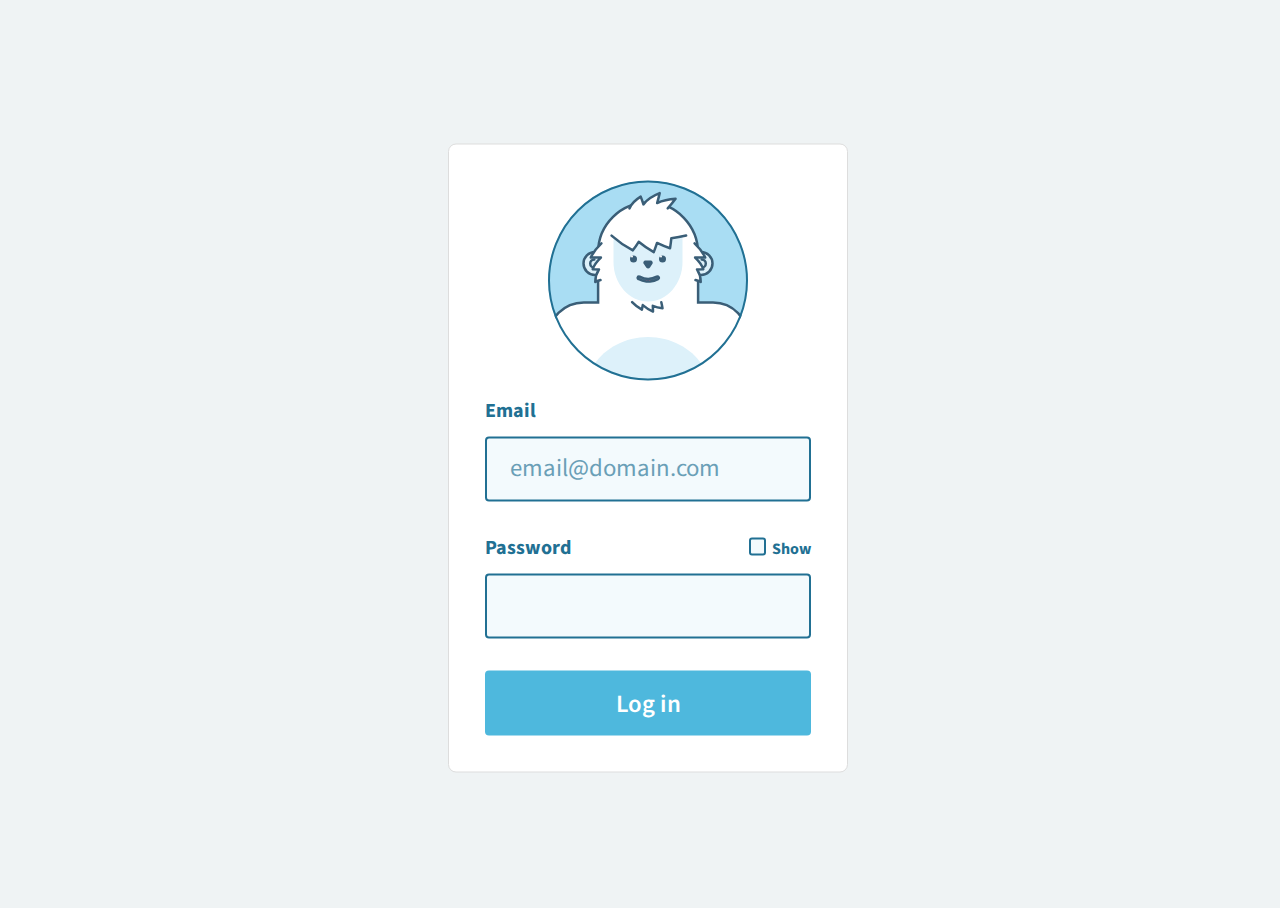
<file: bear login/index.html>
<!DOCTYPE html>
<html lang="en">
<head>
    <meta charset="UTF-8">
    <meta http-equiv="X-UA-Compatible" content="IE=edge">
    <title>Document</title>
	<link href="https://fonts.googleapis.com/css?family=Source+Sans+Pro:400,600,700" rel="stylesheet">
	<meta name="viewport" content="width=device-width, initial-scale=1">
    <link  rel="stylesheet" href="./index.css" type="text/css">
</head>
<body>
	<form>
		<div class="svgContainer">
			<div>
				<svg class="mySVG" xmlns="http://www.w3.org/2000/svg" xmlns:xlink="http://www.w3.org/1999/xlink" viewBox="0 0 200 200">
					<defs>
						<circle id="armMaskPath" cx="100" cy="100" r="100"/>	
					</defs>
					<clipPath id="armMask">
						<use xlink:href="#armMaskPath" overflow="visible"/>
					</clipPath>
					<circle cx="100" cy="100" r="100" fill="#a9ddf3"/>
					<g class="body">
						<path class="bodyBGchanged" style="display: none;" fill="#FFFFFF" d="M200,122h-35h-14.9V72c0-27.6-22.4-50-50-50s-50,22.4-50,50v50H35.8H0l0,91h200L200,122z"/>
						<path class="bodyBGnormal" stroke="#3A5E77" stroke-width="2.5" stroke-linecap="round" stroke-linejoinn="round" fill="#FFFFFF" d="M200,158.5c0-20.2-14.8-36.5-35-36.5h-14.9V72.8c0-27.4-21.7-50.4-49.1-50.8c-28-0.5-50.9,22.1-50.9,50v50 H35.8C16,122,0,138,0,157.8L0,213h200L200,158.5z"/>
						<path fill="#DDF1FA" d="M100,156.4c-22.9,0-43,11.1-54.1,27.7c15.6,10,34.2,15.9,54.1,15.9s38.5-5.8,54.1-15.9 C143,167.5,122.9,156.4,100,156.4z"/>
					</g>
					<g class="earL">
						<g class="outerEar" fill="#ddf1fa" stroke="#3a5e77" stroke-width="2.5">
							<circle cx="47" cy="83" r="11.5"/>
							<path d="M46.3 78.9c-2.3 0-4.1 1.9-4.1 4.1 0 2.3 1.9 4.1 4.1 4.1" stroke-linecap="round" stroke-linejoin="round"/>
						</g>
						<g class="earHair">
							<rect x="51" y="64" fill="#FFFFFF" width="15" height="35"/>
							<path d="M53.4 62.8C48.5 67.4 45 72.2 42.8 77c3.4-.1 6.8-.1 10.1.1-4 3.7-6.8 7.6-8.2 11.6 2.1 0 4.2 0 6.3.2-2.6 4.1-3.8 8.3-3.7 12.5 1.2-.7 3.4-1.4 5.2-1.9" fill="#fff" stroke="#3a5e77" stroke-width="2.5" stroke-linecap="round" stroke-linejoin="round"/>
						</g>
					</g>
					<g class="earR">
						<g class="outerEar">
							<circle fill="#DDF1FA" stroke="#3A5E77" stroke-width="2.5" cx="153" cy="83" r="11.5"/>
							<path fill="#DDF1FA" stroke="#3A5E77" stroke-width="2.5" stroke-linecap="round" stroke-linejoin="round" d="M153.7,78.9 c2.3,0,4.1,1.9,4.1,4.1c0,2.3-1.9,4.1-4.1,4.1"/>
						</g>
						<g class="earHair">
							<rect x="134" y="64" fill="#FFFFFF" width="15" height="35"/>
							<path fill="#FFFFFF" stroke="#3A5E77" stroke-width="2.5" stroke-linecap="round" stroke-linejoin="round" d="M146.6,62.8 c4.9,4.6,8.4,9.4,10.6,14.2c-3.4-0.1-6.8-0.1-10.1,0.1c4,3.7,6.8,7.6,8.2,11.6c-2.1,0-4.2,0-6.3,0.2c2.6,4.1,3.8,8.3,3.7,12.5 c-1.2-0.7-3.4-1.4-5.2-1.9"/>
						</g>
					</g>
					<path class="chin" d="M84.1 121.6c2.7 2.9 6.1 5.4 9.8 7.5l.9-4.5c2.9 2.5 6.3 4.8 10.2 6.5 0-1.9-.1-3.9-.2-5.8 3 1.2 6.2 2 9.7 2.5-.3-2.1-.7-4.1-1.2-6.1" fill="none" stroke="#3a5e77" stroke-width="2.5" stroke-linecap="round" stroke-linejoin="round"/>
					<path class="face" fill="#DDF1FA" d="M134.5,46v35.5c0,21.815-15.446,39.5-34.5,39.5s-34.5-17.685-34.5-39.5V46"/>
					<path class="hair" fill="#FFFFFF" stroke="#3A5E77" stroke-width="2.5" stroke-linecap="round" stroke-linejoin="round" d="M81.457,27.929 c1.755-4.084,5.51-8.262,11.253-11.77c0.979,2.565,1.883,5.14,2.712,7.723c3.162-4.265,8.626-8.27,16.272-11.235 c-0.737,3.293-1.588,6.573-2.554,9.837c4.857-2.116,11.049-3.64,18.428-4.156c-2.403,3.23-5.021,6.391-7.852,9.474"/>
					<g class="eyebrow">
						<path fill="#FFFFFF" d="M138.142,55.064c-4.93,1.259-9.874,2.118-14.787,2.599c-0.336,3.341-0.776,6.689-1.322,10.037 c-4.569-1.465-8.909-3.222-12.996-5.226c-0.98,3.075-2.07,6.137-3.267,9.179c-5.514-3.067-10.559-6.545-15.097-10.329 c-1.806,2.889-3.745,5.73-5.816,8.515c-7.916-4.124-15.053-9.114-21.296-14.738l1.107-11.768h73.475V55.064z"/>
						<path fill="#FFFFFF" stroke="#3A5E77" stroke-width="2.5" stroke-linecap="round" stroke-linejoin="round" d="M63.56,55.102 c6.243,5.624,13.38,10.614,21.296,14.738c2.071-2.785,4.01-5.626,5.816-8.515c4.537,3.785,9.583,7.263,15.097,10.329 c1.197-3.043,2.287-6.104,3.267-9.179c4.087,2.004,8.427,3.761,12.996,5.226c0.545-3.348,0.986-6.696,1.322-10.037 c4.913-0.481,9.857-1.34,14.787-2.599"/>
					</g>
					<g class="eyeL">
						<circle cx="85.5" cy="78.5" r="3.5" fill="#3a5e77"/>
						<circle cx="84" cy="76" r="1" fill="#fff"/>
					</g>
					<g class="eyeR">
						<circle cx="114.5" cy="78.5" r="3.5" fill="#3a5e77"/>
						<circle cx="113" cy="76" r="1" fill="#fff"/>
					</g>
					<g class="mouth">
						<path class="mouthBG" fill="#617E92" d="M100.2,101c-0.4,0-1.4,0-1.8,0c-2.7-0.3-5.3-1.1-8-2.5c-0.7-0.3-0.9-1.2-0.6-1.8 c0.2-0.5,0.7-0.7,1.2-0.7c0.2,0,0.5,0.1,0.6,0.2c3,1.5,5.8,2.3,8.6,2.3s5.7-0.7,8.6-2.3c0.2-0.1,0.4-0.2,0.6-0.2 c0.5,0,1,0.3,1.2,0.7c0.4,0.7,0.1,1.5-0.6,1.9c-2.6,1.4-5.3,2.2-7.9,2.5C101.7,101,100.5,101,100.2,101z"/>
						<path style="display: none;" class="mouthSmallBG" fill="#617E92" d="M100.2,101c-0.4,0-1.4,0-1.8,0c-2.7-0.3-5.3-1.1-8-2.5c-0.7-0.3-0.9-1.2-0.6-1.8 c0.2-0.5,0.7-0.7,1.2-0.7c0.2,0,0.5,0.1,0.6,0.2c3,1.5,5.8,2.3,8.6,2.3s5.7-0.7,8.6-2.3c0.2-0.1,0.4-0.2,0.6-0.2 c0.5,0,1,0.3,1.2,0.7c0.4,0.7,0.1,1.5-0.6,1.9c-2.6,1.4-5.3,2.2-7.9,2.5C101.7,101,100.5,101,100.2,101z"/>
						<path style="display: none;" class="mouthMediumBG" d="M95,104.2c-4.5,0-8.2-3.7-8.2-8.2v-2c0-1.2,1-2.2,2.2-2.2h22c1.2,0,2.2,1,2.2,2.2v2 c0,4.5-3.7,8.2-8.2,8.2H95z"/>
						<path style="display: none;" class="mouthLargeBG" d="M100 110.2c-9 0-16.2-7.3-16.2-16.2 0-2.3 1.9-4.2 4.2-4.2h24c2.3 0 4.2 1.9 4.2 4.2 0 9-7.2 16.2-16.2 16.2z" fill="#617e92" stroke="#3a5e77" stroke-linejoin="round" stroke-width="2.5"/>
						<defs>
							<path id="mouthMaskPath" d="M100.2,101c-0.4,0-1.4,0-1.8,0c-2.7-0.3-5.3-1.1-8-2.5c-0.7-0.3-0.9-1.2-0.6-1.8 c0.2-0.5,0.7-0.7,1.2-0.7c0.2,0,0.5,0.1,0.6,0.2c3,1.5,5.8,2.3,8.6,2.3s5.7-0.7,8.6-2.3c0.2-0.1,0.4-0.2,0.6-0.2 c0.5,0,1,0.3,1.2,0.7c0.4,0.7,0.1,1.5-0.6,1.9c-2.6,1.4-5.3,2.2-7.9,2.5C101.7,101,100.5,101,100.2,101z"/>
						</defs>
						<clipPath id="mouthMask">
							<use xlink:href="#mouthMaskPath" overflow="visible"/>
						</clipPath>
						<g clip-path="url(#mouthMask)">
							<g class="tongue">
								<circle cx="100" cy="107" r="8" fill="#cc4a6c"/>
								<ellipse class="tongueHighlight" cx="100" cy="100.5" rx="3" ry="1.5" opacity=".1" fill="#fff"/>
							</g>
						</g>
						<path clip-path="url(#mouthMask)" class="tooth" style="fill:#FFFFFF;" d="M106,97h-4c-1.1,0-2-0.9-2-2v-2h8v2C108,96.1,107.1,97,106,97z"/>
						<path class="mouthOutline" fill="none" stroke="#3A5E77" stroke-width="2.5" stroke-linejoin="round" d="M100.2,101c-0.4,0-1.4,0-1.8,0c-2.7-0.3-5.3-1.1-8-2.5c-0.7-0.3-0.9-1.2-0.6-1.8 c0.2-0.5,0.7-0.7,1.2-0.7c0.2,0,0.5,0.1,0.6,0.2c3,1.5,5.8,2.3,8.6,2.3s5.7-0.7,8.6-2.3c0.2-0.1,0.4-0.2,0.6-0.2 c0.5,0,1,0.3,1.2,0.7c0.4,0.7,0.1,1.5-0.6,1.9c-2.6,1.4-5.3,2.2-7.9,2.5C101.7,101,100.5,101,100.2,101z"/>
					</g>
					<path class="nose" d="M97.7 79.9h4.7c1.9 0 3 2.2 1.9 3.7l-2.3 3.3c-.9 1.3-2.9 1.3-3.8 0l-2.3-3.3c-1.3-1.6-.2-3.7 1.8-3.7z" fill="#3a5e77"/>
					<g class="arms" clip-path="url(#armMask)">
						<g class="armL" style="visibility: hidden;">
							<polygon fill="#DDF1FA" stroke="#3A5E77" stroke-width="2.5" stroke-linecap="round" stroke-linejoin="round" stroke-miterlimit="10" points="121.3,98.4 111,59.7 149.8,49.3 169.8,85.4"/>
							<path fill="#DDF1FA" stroke="#3A5E77" stroke-width="2.5" stroke-linecap="round" stroke-linejoin="round" stroke-miterlimit="10" d="M134.4,53.5l19.3-5.2c2.7-0.7,5.4,0.9,6.1,3.5v0c0.7,2.7-0.9,5.4-3.5,6.1l-10.3,2.8"/>
							<path fill="#DDF1FA" stroke="#3A5E77" stroke-width="2.5" stroke-linecap="round" stroke-linejoin="round" stroke-miterlimit="10" d="M150.9,59.4l26-7c2.7-0.7,5.4,0.9,6.1,3.5v0c0.7,2.7-0.9,5.4-3.5,6.1l-21.3,5.7"/>
							
							<g class="twoFingers">			
								<path fill="#DDF1FA" stroke="#3A5E77" stroke-width="2.5" stroke-linecap="round" stroke-linejoin="round" stroke-miterlimit="10" d="M158.3,67.8l23.1-6.2c2.7-0.7,5.4,0.9,6.1,3.5v0c0.7,2.7-0.9,5.4-3.5,6.1l-23.1,6.2"/>
								<path fill="#A9DDF3" d="M180.1,65l2.2-0.6c1.1-0.3,2.2,0.3,2.4,1.4v0c0.3,1.1-0.3,2.2-1.4,2.4l-2.2,0.6L180.1,65z"/>
								<path fill="#DDF1FA" stroke="#3A5E77" stroke-width="2.5" stroke-linecap="round" stroke-linejoin="round" stroke-miterlimit="10" d="M160.8,77.5l19.4-5.2c2.7-0.7,5.4,0.9,6.1,3.5v0c0.7,2.7-0.9,5.4-3.5,6.1l-18.3,4.9"/>
								<path fill="#A9DDF3" d="M178.8,75.7l2.2-0.6c1.1-0.3,2.2,0.3,2.4,1.4v0c0.3,1.1-0.3,2.2-1.4,2.4l-2.2,0.6L178.8,75.7z"/>
							</g>
							<path fill="#A9DDF3" d="M175.5,55.9l2.2-0.6c1.1-0.3,2.2,0.3,2.4,1.4v0c0.3,1.1-0.3,2.2-1.4,2.4l-2.2,0.6L175.5,55.9z"/>
							<path fill="#A9DDF3" d="M152.1,50.4l2.2-0.6c1.1-0.3,2.2,0.3,2.4,1.4v0c0.3,1.1-0.3,2.2-1.4,2.4l-2.2,0.6L152.1,50.4z"/>
							<path fill="#FFFFFF" stroke="#3A5E77" stroke-width="2.5" stroke-linecap="round" stroke-linejoin="round" d="M123.5,97.8 c-41.4,14.9-84.1,30.7-108.2,35.5L1.2,81c33.5-9.9,71.9-16.5,111.9-21.8"/>
							<path fill="#FFFFFF" stroke="#3A5E77" stroke-width="2.5" stroke-linecap="round" stroke-linejoin="round" d="M108.5,60.4 c7.7-5.3,14.3-8.4,22.8-13.2c-2.4,5.3-4.7,10.3-6.7,15.1c4.3,0.3,8.4,0.7,12.3,1.3c-4.2,5-8.1,9.6-11.5,13.9 c3.1,1.1,6,2.4,8.7,3.8c-1.4,2.9-2.7,5.8-3.9,8.5c2.5,3.5,4.6,7.2,6.3,11c-4.9-0.8-9-0.7-16.2-2.7"/>
							<path fill="#FFFFFF" stroke="#3A5E77" stroke-width="2.5" stroke-linecap="round" stroke-linejoin="round" d="M94.5,103.8 c-0.6,4-3.8,8.9-9.4,14.7c-2.6-1.8-5-3.7-7.2-5.7c-2.5,4.1-6.6,8.8-12.2,14c-1.9-2.2-3.4-4.5-4.5-6.9c-4.4,3.3-9.5,6.9-15.4,10.8 c-0.2-3.4,0.1-7.1,1.1-10.9"/>
							<path fill="#FFFFFF" stroke="#3A5E77" stroke-width="2.5" stroke-linecap="round" stroke-linejoin="round" d="M97.5,63.9 c-1.7-2.4-5.9-4.1-12.4-5.2c-0.9,2.2-1.8,4.3-2.5,6.5c-3.8-1.8-9.4-3.1-17-3.8c0.5,2.3,1.2,4.5,1.9,6.8c-5-0.6-11.2-0.9-18.4-1 c2,2.9,0.9,3.5,3.9,6.2"/>
						</g>
						<g class="armR" style="visibility: hidden;">
							<path fill="#ddf1fa" stroke="#3a5e77" stroke-linecap="round" stroke-linejoin="round" stroke-miterlimit="10" stroke-width="2.5" d="M265.4 97.3l10.4-38.6-38.9-10.5-20 36.1z"/>
							<path fill="#ddf1fa" stroke="#3a5e77" stroke-linecap="round" stroke-linejoin="round" stroke-miterlimit="10" stroke-width="2.5" d="M252.4 52.4L233 47.2c-2.7-.7-5.4.9-6.1 3.5-.7 2.7.9 5.4 3.5 6.1l10.3 2.8M226 76.4l-19.4-5.2c-2.7-.7-5.4.9-6.1 3.5-.7 2.7.9 5.4 3.5 6.1l18.3 4.9M228.4 66.7l-23.1-6.2c-2.7-.7-5.4.9-6.1 3.5-.7 2.7.9 5.4 3.5 6.1l23.1 6.2M235.8 58.3l-26-7c-2.7-.7-5.4.9-6.1 3.5-.7 2.7.9 5.4 3.5 6.1l21.3 5.7"/>
							<path fill="#a9ddf3" d="M207.9 74.7l-2.2-.6c-1.1-.3-2.2.3-2.4 1.4-.3 1.1.3 2.2 1.4 2.4l2.2.6 1-3.8zM206.7 64l-2.2-.6c-1.1-.3-2.2.3-2.4 1.4-.3 1.1.3 2.2 1.4 2.4l2.2.6 1-3.8zM211.2 54.8l-2.2-.6c-1.1-.3-2.2.3-2.4 1.4-.3 1.1.3 2.2 1.4 2.4l2.2.6 1-3.8zM234.6 49.4l-2.2-.6c-1.1-.3-2.2.3-2.4 1.4-.3 1.1.3 2.2 1.4 2.4l2.2.6 1-3.8z"/>
							<path fill="#fff" stroke="#3a5e77" stroke-linecap="round" stroke-linejoin="round" stroke-width="2.5" d="M263.3 96.7c41.4 14.9 84.1 30.7 108.2 35.5l14-52.3C352 70 313.6 63.5 273.6 58.1"/>
							<path fill="#fff" stroke="#3a5e77" stroke-linecap="round" stroke-linejoin="round" stroke-width="2.5" d="M278.2 59.3l-18.6-10 2.5 11.9-10.7 6.5 9.9 8.7-13.9 6.4 9.1 5.9-13.2 9.2 23.1-.9M284.5 100.1c-.4 4 1.8 8.9 6.7 14.8 3.5-1.8 6.7-3.6 9.7-5.5 1.8 4.2 5.1 8.9 10.1 14.1 2.7-2.1 5.1-4.4 7.1-6.8 4.1 3.4 9 7 14.7 11 1.2-3.4 1.8-7 1.7-10.9M314 66.7s5.4-5.7 12.6-7.4c1.7 2.9 3.3 5.7 4.9 8.6 3.8-2.5 9.8-4.4 18.2-5.7.1 3.1.1 6.1 0 9.2 5.5-1 12.5-1.6 20.8-1.9-1.4 3.9-2.5 8.4-2.5 8.4"/>
						</g>				
					</g>
					
					
	
					
				</svg>
			</div>
		</div>
		
		<div class="inputGroup inputGroup1">
			<label for="loginEmail" id="loginEmailLabel">Email</label>
			<input type="email" id="loginEmail" maxlength="254" />
			<p class="helper helper1">email@domain.com</p>
		</div>
		<div class="inputGroup inputGroup2">
			<label for="loginPassword" id="loginPasswordLabel">Password</label>
			<input type="password" id="loginPassword" />
			<label id="showPasswordToggle" for="showPasswordCheck">Show
				<input id="showPasswordCheck" type="checkbox"/>
				<div class="indicator"></div>
			</label>
		</div>
		<div class="inputGroup inputGroup3">
			<button id="login">Log in</button>
		</div>	
	</form>
	<script src="./tweenMax.js"></script>
	<script src="./MorphSVGPlugin.js"></script>
	<script src="./index.js"></script>
</body>
</html>
</file>
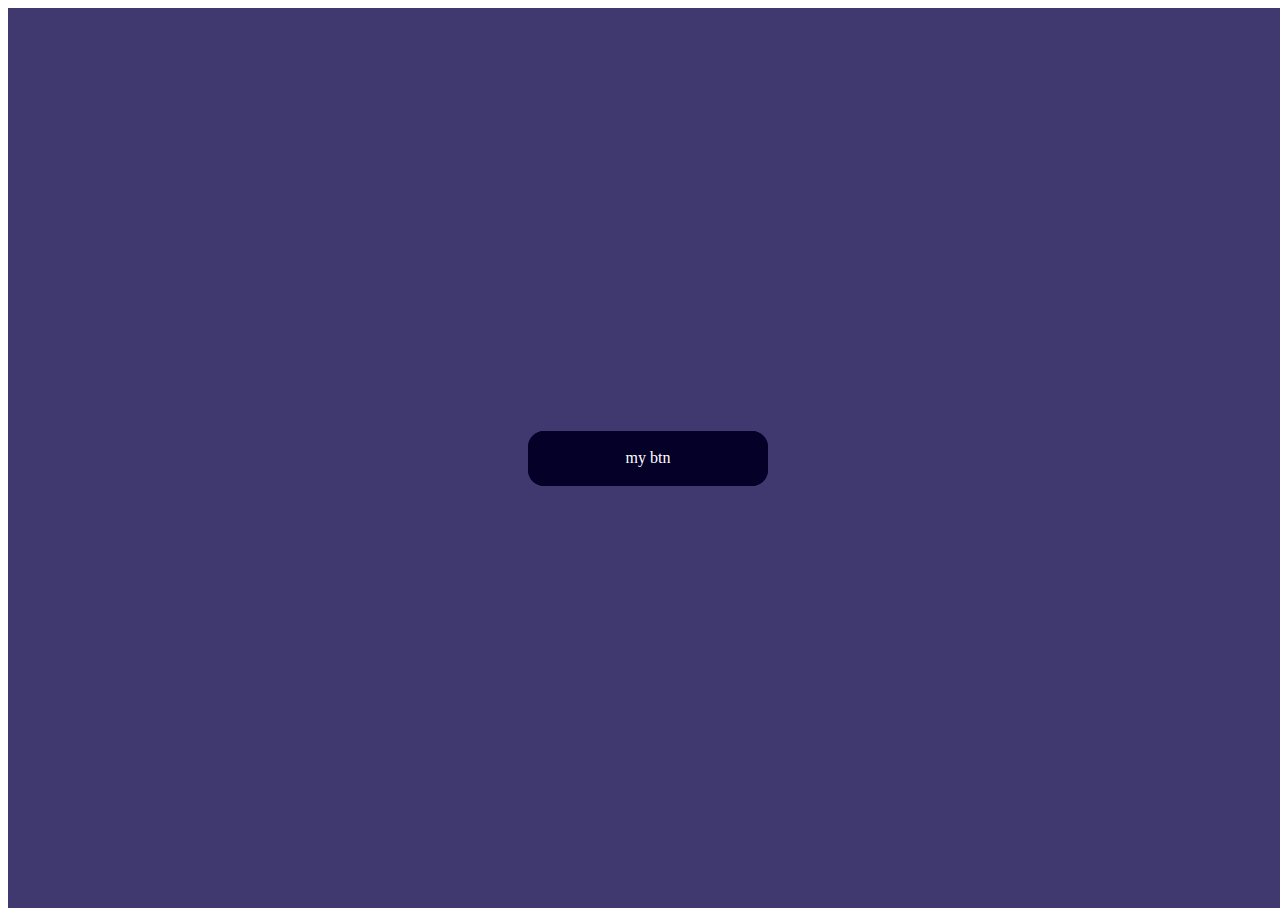
<file: GlowEffectBtn/index.html>
<!DOCTYPE html>
<html lang="en">

<head>
    <meta charset="UTF-8">
    <meta http-equiv="X-UA-Compatible" content="IE=edge">
    <title>Document</title>
    <style>
        .background {
            display: flex;
            justify-content: center;
            align-items: center;
            background-color: #3F396F;
            width: 100vw;
            height: 100vh;
        }

        .button-glow {
            width: 240px;
            height: 55px;
            text-decoration: none;
            display: grid;
            place-items: center;
            color: #fff;
            background: #110C32;
            position: relative;
            z-index: 0;
            border-radius: 16px;
            transition: all 0.5s;
        }

        .button-glow:hover {
            color: #FF9950;
        }

        .button-glow:before {
            content: '';
            background: linear-gradient(to right, #B881FF, #7ED956, #FF9950, #ED6A5E, #B881FF, #7ED956, #FF9950, #ED6A5E, #B881FF);
            position: absolute;
            background-size: 300%;
            z-index: -1;
            filter: blur(5px);
            width: calc(100% + 5px);
            height: calc(100% + 5px);
            opacity: 0;
            border-radius: 16px;
            animation: glow 30s alternate infinite;
            transition: opacity .5s ease-in-out;
        }

        .button-glow:active {
            background: #3F396F;
        }

        .button-glow:hover:before {
            opacity: 1;
        }

        .button-glow:after {
            z-index: -1;
            content: '';
            position: absolute;
            width: 100%;
            height: 100%;
            background: #050028;
            left: 0;
            top: 0;
            border-radius: 16px;
        }

        @keyframes glow {
            0% {
                background-position: 0 0;
            }

            50% {
                background-position: 300% 0;
            }

            100% {
                background-position: 0 0;
            }
        }
    </style>
</head>

<body>
    <span class='background'>
        <a class='button-glow'>
            my btn
        </a>
    </span>
</body>

</html>
</file>
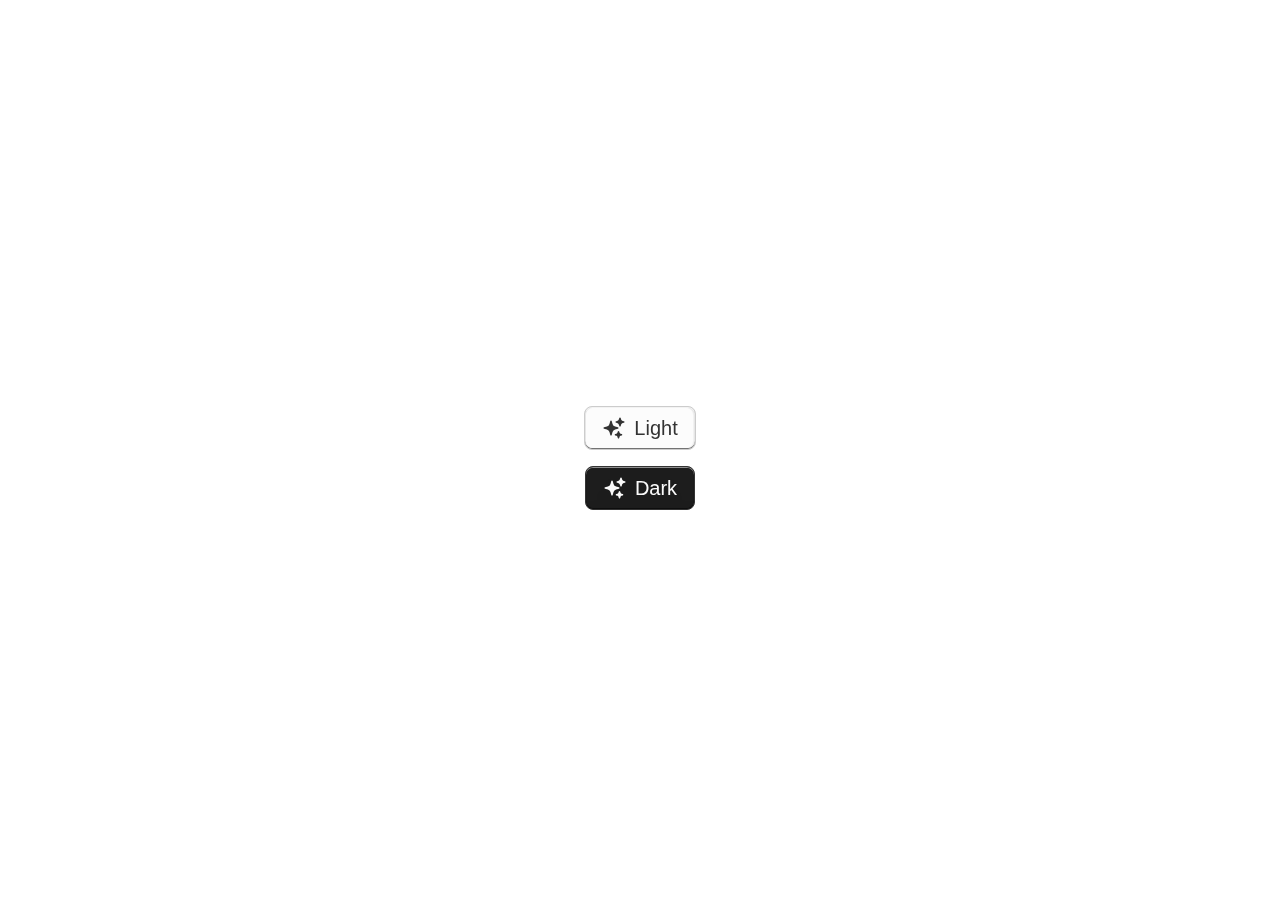
<file: RainbowBlack/index.html>
<!DOCTYPE html>
<html lang="en">
<head>
    <meta charset="UTF-8">
    <meta http-equiv="X-UA-Compatible" content="IE=edge">
    <title>Document</title>
	<link href="https://fonts.googleapis.com/css?family=Source+Sans+Pro:400,600,700" rel="stylesheet">
	<meta name="viewport" content="width=device-width, initial-scale=1">
    <link  rel="stylesheet" href="./index.css" type="text/css">
</head>
<body><button class=control>
	<span class="backdrop">
	</span>
	<span class="text">
	  <svg xmlns="http://www.w3.org/2000/svg" viewBox="0 0 24 24" fill="currentColor" class="w-6 h-6">
		<path fill-rule="evenodd" d="M9 4.5a.75.75 0 01.721.544l.813 2.846a3.75 3.75 0 002.576 2.576l2.846.813a.75.75 0 010 1.442l-2.846.813a3.75 3.75 0 00-2.576 2.576l-.813 2.846a.75.75 0 01-1.442 0l-.813-2.846a3.75 3.75 0 00-2.576-2.576l-2.846-.813a.75.75 0 010-1.442l2.846-.813A3.75 3.75 0 007.466 7.89l.813-2.846A.75.75 0 019 4.5zM18 1.5a.75.75 0 01.728.568l.258 1.036c.236.94.97 1.674 1.91 1.91l1.036.258a.75.75 0 010 1.456l-1.036.258c-.94.236-1.674.97-1.91 1.91l-.258 1.036a.75.75 0 01-1.456 0l-.258-1.036a2.625 2.625 0 00-1.91-1.91l-1.036-.258a.75.75 0 010-1.456l1.036-.258a2.625 2.625 0 001.91-1.91l.258-1.036A.75.75 0 0118 1.5zM16.5 15a.75.75 0 01.712.513l.394 1.183c.15.447.5.799.948.948l1.183.395a.75.75 0 010 1.422l-1.183.395c-.447.15-.799.5-.948.948l-.395 1.183a.75.75 0 01-1.422 0l-.395-1.183a1.5 1.5 0 00-.948-.948l-1.183-.395a.75.75 0 010-1.422l1.183-.395c.447-.15.799-.5.948-.948l.395-1.183A.75.75 0 0116.5 15z" clip-rule="evenodd" />
	  </svg>
	  Light
  
	</span>
  </button>
  
  <button class="dark control">
	<span class="backdrop">
	</span>
	<span class="text">
	  <svg xmlns="http://www.w3.org/2000/svg" viewBox="0 0 24 24" fill="currentColor" class="w-6 h-6">
		<path fill-rule="evenodd" d="M9 4.5a.75.75 0 01.721.544l.813 2.846a3.75 3.75 0 002.576 2.576l2.846.813a.75.75 0 010 1.442l-2.846.813a3.75 3.75 0 00-2.576 2.576l-.813 2.846a.75.75 0 01-1.442 0l-.813-2.846a3.75 3.75 0 00-2.576-2.576l-2.846-.813a.75.75 0 010-1.442l2.846-.813A3.75 3.75 0 007.466 7.89l.813-2.846A.75.75 0 019 4.5zM18 1.5a.75.75 0 01.728.568l.258 1.036c.236.94.97 1.674 1.91 1.91l1.036.258a.75.75 0 010 1.456l-1.036.258c-.94.236-1.674.97-1.91 1.91l-.258 1.036a.75.75 0 01-1.456 0l-.258-1.036a2.625 2.625 0 00-1.91-1.91l-1.036-.258a.75.75 0 010-1.456l1.036-.258a2.625 2.625 0 001.91-1.91l.258-1.036A.75.75 0 0118 1.5zM16.5 15a.75.75 0 01.712.513l.394 1.183c.15.447.5.799.948.948l1.183.395a.75.75 0 010 1.422l-1.183.395c-.447.15-.799.5-.948.948l-.395 1.183a.75.75 0 01-1.422 0l-.395-1.183a1.5 1.5 0 00-.948-.948l-1.183-.395a.75.75 0 010-1.422l1.183-.395c.447-.15.799-.5.948-.948l.395-1.183A.75.75 0 0116.5 15z" clip-rule="evenodd" />
	  </svg>
	  Dark
  
	</span>
  </button>
	<script src="./index.js"></script>
</body>
</html>
</file>
<file: bear login/index.css>
/* colors */
html {
  width: 100%;
  height: 100%;
}

body {
  background-color: #eff3f4;
  position: relative;
  width: 100%;
  height: 100%;
  font-size: 16px;
  font-family: "Source Sans Pro", sans-serif;
  font-weight: 400;
  -webkit-font-smoothing: antialiased;
}

form {
  position: absolute;
  top: 50%;
  left: 50%;
  transform: translate(-50%, -50%);
  display: block;
  width: 100%;
  max-width: 400px;
  background-color: #FFF;
  margin: 0;
  padding: 2.25em;
  box-sizing: border-box;
  border: solid 1px #DDD;
  border-radius: 0.5em;
  font-family: "Source Sans Pro", sans-serif;
}
form .svgContainer {
  position: relative;
  width: 200px;
  height: 200px;
  margin: 0 auto 1em;
  border-radius: 50%;
  pointer-events: none;
}
form .svgContainer div {
  position: relative;
  width: 100%;
  height: 0;
  overflow: hidden;
  border-radius: 50%;
  padding-bottom: 100%;
}
form .svgContainer .mySVG {
  position: absolute;
  left: 0;
  top: 0;
  width: 100%;
  height: 100%;
  pointer-events: none;
}
form .svgContainer:after {
  content: "";
  position: absolute;
  top: 0;
  left: 0;
  z-index: 10;
  width: inherit;
  height: inherit;
  box-sizing: border-box;
  border: solid 2.5px #217093;
  border-radius: 50%;
}
form .inputGroup {
  margin: 0 0 2em;
  padding: 0;
  position: relative;
}
form .inputGroup:last-of-type {
  margin-bottom: 0;
}
form label {
  margin: 0 0 12px;
  display: block;
  font-size: 1.25em;
  color: #217093;
  font-weight: 700;
  font-family: inherit;
}
form input[type=email], form input[type=text], form input[type=number], form input[type=url], form input[type=search], form input[type=password] {
  display: block;
  margin: 0;
  padding: 0 1em 0;
  padding: 0.875em 1em 0;
  background-color: #f3fafd;
  border: solid 2px #217093;
  border-radius: 4px;
  -webkit-appearance: none;
  box-sizing: border-box;
  width: 100%;
  height: 65px;
  font-size: 1.55em;
  color: #353538;
  font-weight: 600;
  font-family: inherit;
  transition: box-shadow 0.2s linear, border-color 0.25s ease-out;
}
form input[type=email]:focus, form input[type=text]:focus, form input[type=number]:focus, form input[type=url]:focus, form input[type=search]:focus, form input[type=password]:focus {
  outline: none;
  box-shadow: 0px 2px 10px rgba(0, 0, 0, 0.1);
  border: solid 2px #4eb8dd;
}
form button {
  display: block;
  margin: 0;
  padding: 0.65em 1em 1em;
  background-color: #4eb8dd;
  border: none;
  border-radius: 4px;
  box-sizing: border-box;
  box-shadow: none;
  width: 100%;
  height: 65px;
  font-size: 1.55em;
  color: #FFF;
  font-weight: 600;
  font-family: inherit;
  transition: background-color 0.2s ease-out;
}
form button:hover, form button:active {
  background-color: #217093;
}
form .inputGroup1 .helper {
  position: absolute;
  z-index: 1;
  font-family: inherit;
}
form .inputGroup1 .helper1 {
  top: 0;
  left: 0;
  transform: translate(1em, 2.2em) scale(1);
  transform-origin: 0 0;
  color: #217093;
  font-size: 1.55em;
  font-weight: 400;
  opacity: 0.65;
  pointer-events: none;
  transition: transform 0.2s ease-out, opacity 0.2s linear;
  margin: 0;
}
form .inputGroup1.focusWithText .helper {
  transform: translate(1em, 1.55em) scale(0.6);
  opacity: 1;
}
form .inputGroup2 input[type=password] {
  padding: 0.4em 1em 0.5em;
}
form .inputGroup2 input[type=text] {
  padding: 0.025em 1em 0;
}
form .inputGroup2 #showPasswordToggle {
  display: block;
  padding: 0 0 0 1.45em;
  position: absolute;
  top: 0.25em;
  right: 0;
  font-size: 1em;
}
form .inputGroup2 #showPasswordToggle input {
  position: absolute;
  z-index: -1;
  opacity: 0;
}
form .inputGroup2 #showPasswordToggle .indicator {
  position: absolute;
  top: 0;
  left: 0;
  height: 0.85em;
  width: 0.85em;
  background-color: #f3fafd;
  border: solid 2px #217093;
  border-radius: 3px;
}
form .inputGroup2 #showPasswordToggle .indicator:after {
  content: "";
  position: absolute;
  left: 0.25em;
  top: 0.025em;
  width: 0.2em;
  height: 0.5em;
  border: solid #217093;
  border-width: 0 3px 3px 0;
  transform: rotate(45deg);
  visibility: hidden;
}
form .inputGroup2 #showPasswordToggle input:checked ~ .indicator:after {
  visibility: visible;
}
form .inputGroup2 #showPasswordToggle input:focus ~ .indicator, form .inputGroup2 #showPasswordToggle input:hover ~ .indicator {
  border-color: #4eb8dd;
}
form .inputGroup2 #showPasswordToggle input:disabled ~ .indicator {
  opacity: 0.5;
}
form .inputGroup2 #showPasswordToggle input:disabled ~ .indicator:after {
  visibility: hidden;
}
</file>
<file: RainbowBlack/index.css>
* {
  box-sizing: border-box;
}

body {
  min-height: 100vh;
  display: grid;
  place-items: center;
  align-content: center;
  gap: 1rem;
}

button {
  --radius: 8px;
  --text-padding: 8px 16px;
  --border: 1px;
  --padding: 1px;
  border-radius: var(--radius);
  border: 0;
  background: hsl(0 0% 90%);
  box-shadow:
    inset 0 1px 0px 0px hsl(0 0% 100% / 0.5),
    inset 0 -1px 0px 0px hsl(0 0% 0% / 0.5);
/*   background:
    conic-gradient(from calc(var(--rx) * 360deg) at calc(var(--x) * 1px) calc(var(--y) * 1px), hsl(10 90% 50%), hsl(140 70% 50%), hsl(320 70% 50%), hsl(210 70% 50%), hsl(10 70% 50%));
  background-attachment: fixed; */
  font-family: sans-serif, system-ui;
  font-size: 1.25rem;
  position: relative;
  display: grid;
  place-items: center;
  padding: var(--padding);
  border: var(--border) solid hsl(0 0% 80%);
  transform: translate(calc(var(--active, 0) * -2px), calc(var(--active, 0) * 2px));
  transition: transform 0.1s;
  color: hsl(0 0% 20%);
}

button:is(:hover, :focus-visible) {
  --hover: 1;
/*   border-color: transparent !important; */
}
button:active {
  --active: 1;
}

button:before{
  content: "";
  position: absolute;
  inset: 0px;
/*   width: 100%;
  aspect-ratio: 1;
  top: 50%;
  left: 50%;
  translate: -50% -50%; */
  border-radius: calc(var(--radius) - var(--border));
/*   transition: background 0.2s; */
  background: hsl(0 0% 100% / calc(1 - var(--hover, 0) * 0.25));
  background: grey;
  background:
    conic-gradient(
      from calc(var(--rx, 0) * 180deg) at
        calc(var(--x, 0) * 100%) calc(var(--y, 0) * 100%),
      hsl(10 90% 70%),
      hsl(140 80% 70%),
      hsl(320 80% 70%),
      hsl(210 80% 70%),
      hsl(10 80% 70%)
    );
  filter: saturate(0.7);
  opacity: var(--hover, 0);
  transition: opacity 0.2s;
}

.backdrop {
  position: relative;
  width: 100%;
  height: 100%;
  background: hsl(0 0% 98% / 0.6);
  border-radius: calc(var(--radius) - var(--padding));
  display: block;
  grid-column: 1;
  grid-row: 1;
  backdrop-filter: blur(20px) brightness(1.5);
}

.text {
  padding: var(--text-padding);
  grid-row: 1;
  grid-column: 1;
  z-index: 2;
  display: flex;
  align-items: center;
  gap: 0.5rem;
}

svg {
  width: 24px;
}

.dark {
  border-color: hsl(0 0% 20%);
}

.dark .backdrop {
  background: hsl(0 0% 10% / 0.4);
  backdrop-filter: blur(20px) brightness(1.2) saturate(1);
}

.dark:after {
  background: hsl(0 0% 10% / calc(1 - var(--hover, 0) * 0.25));
}

.dark {
  color: hsl(0 0% 98%);
  background: hsl(0 0% 10%);
}
</file>
